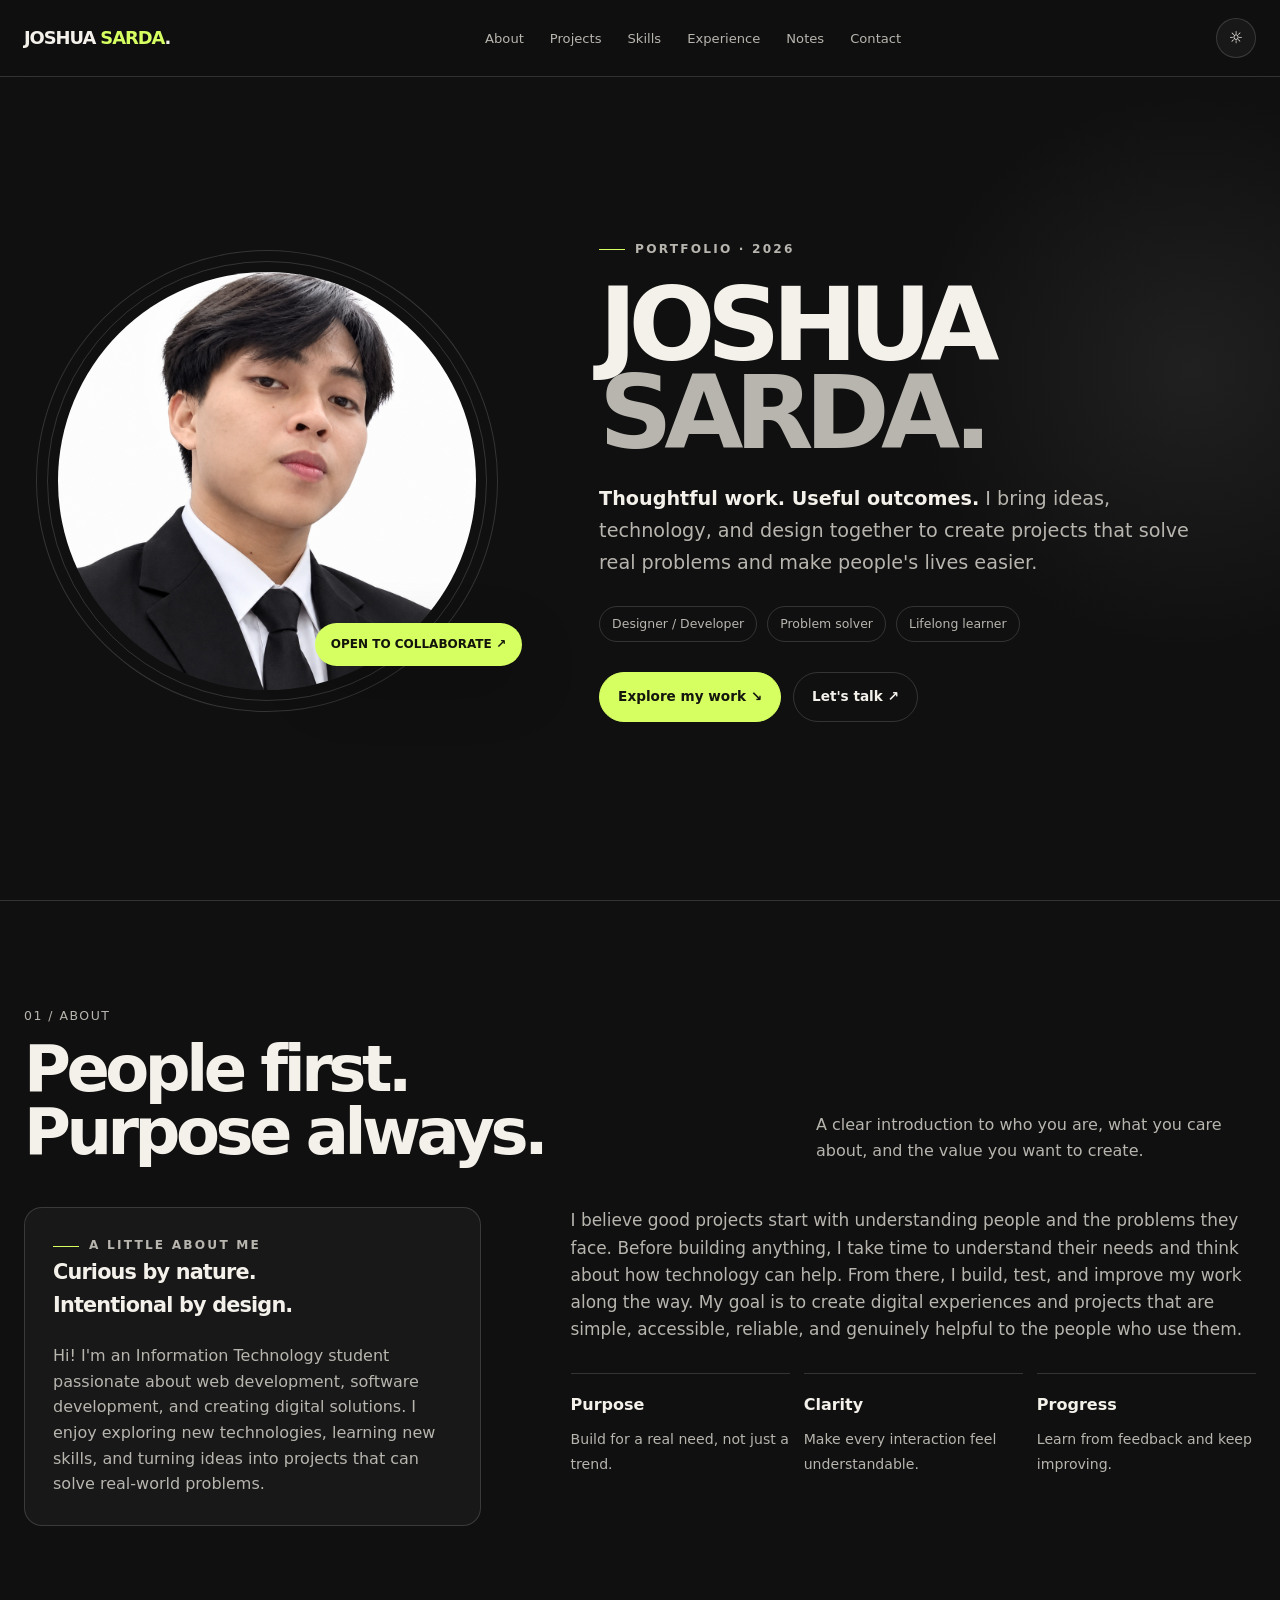
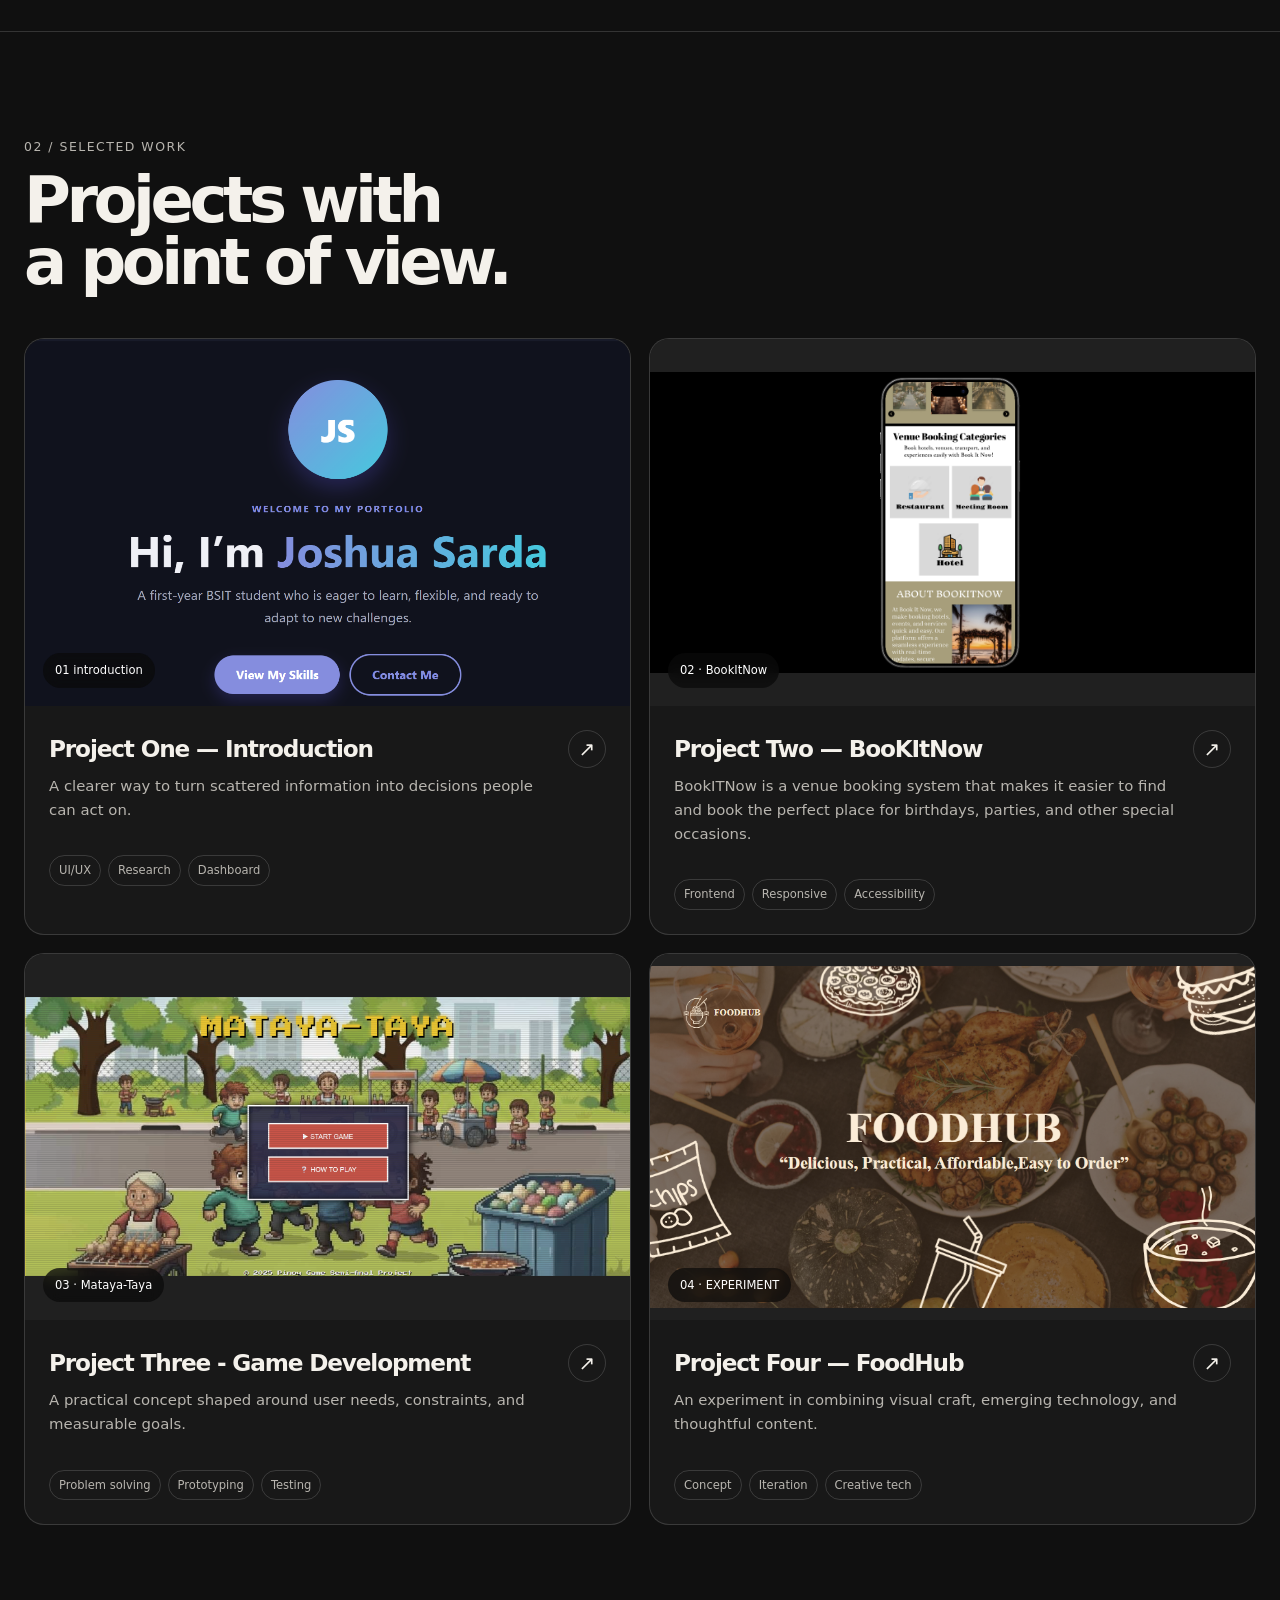
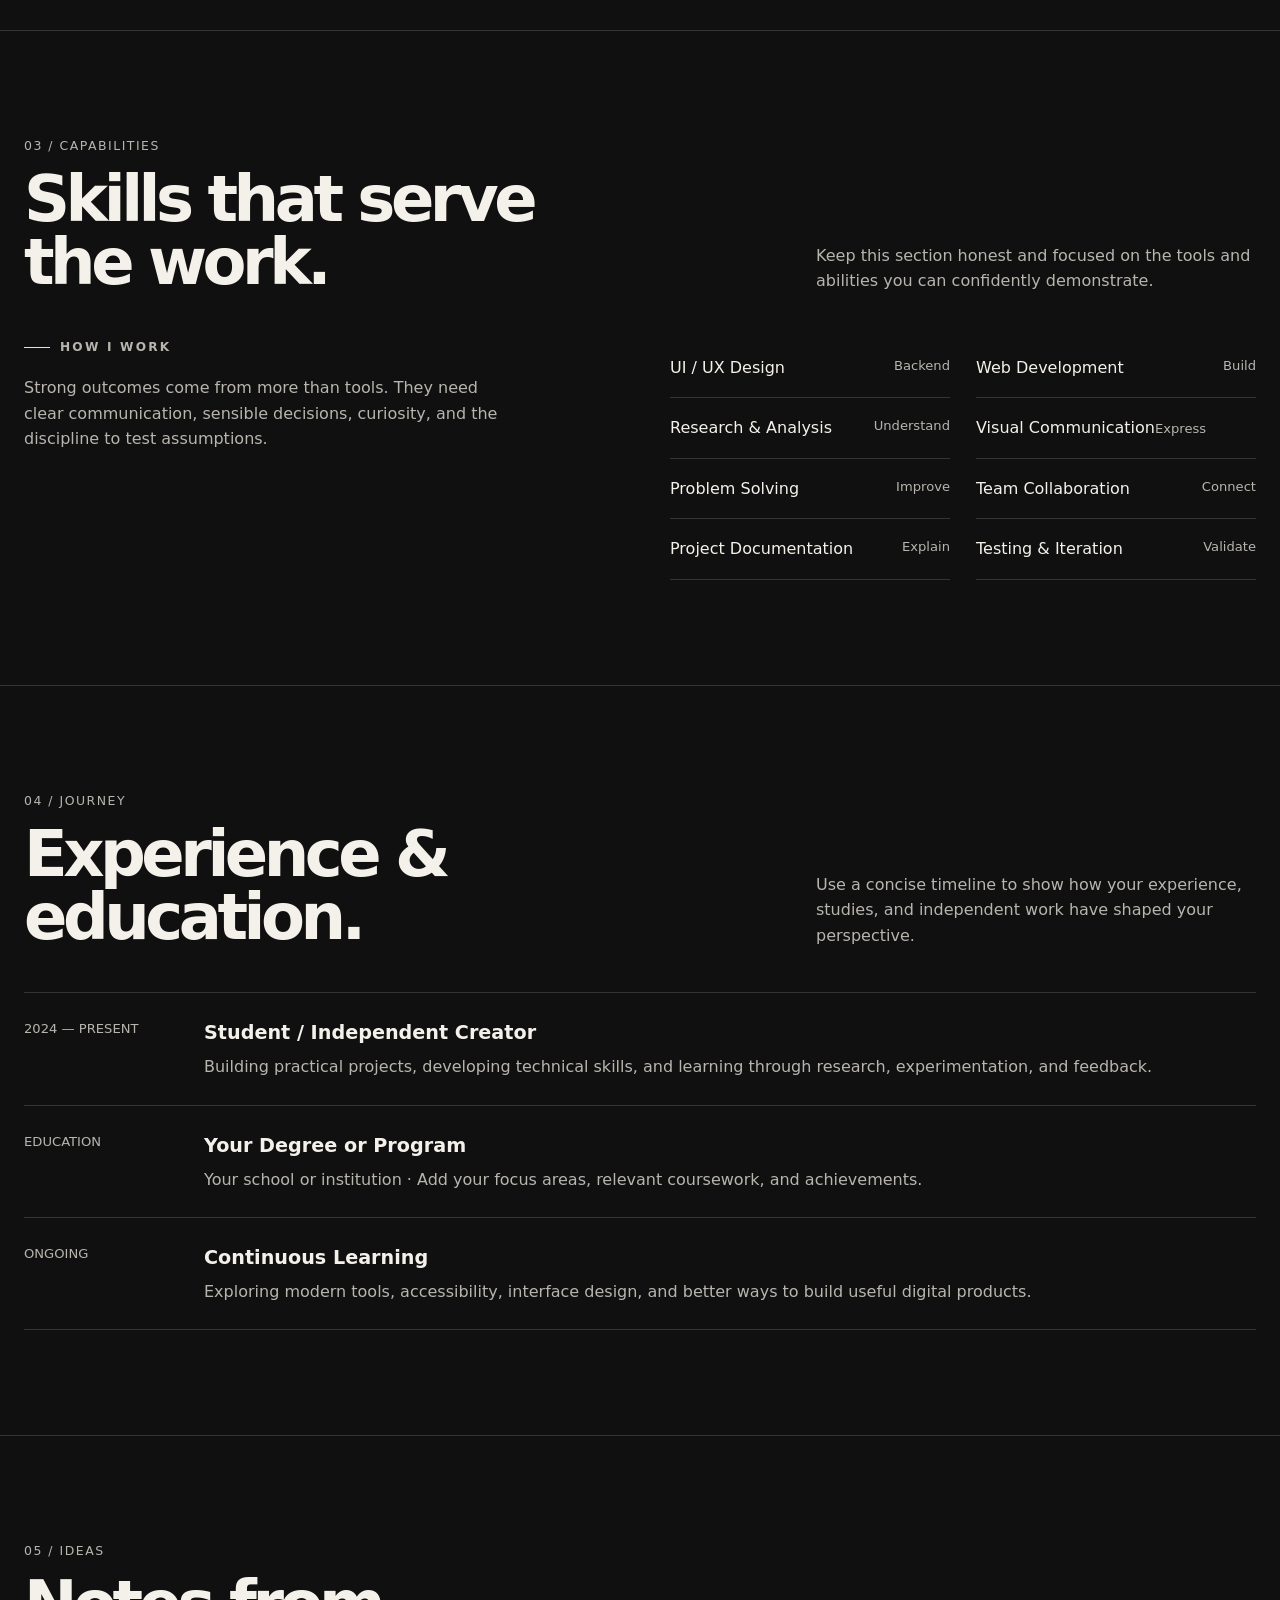
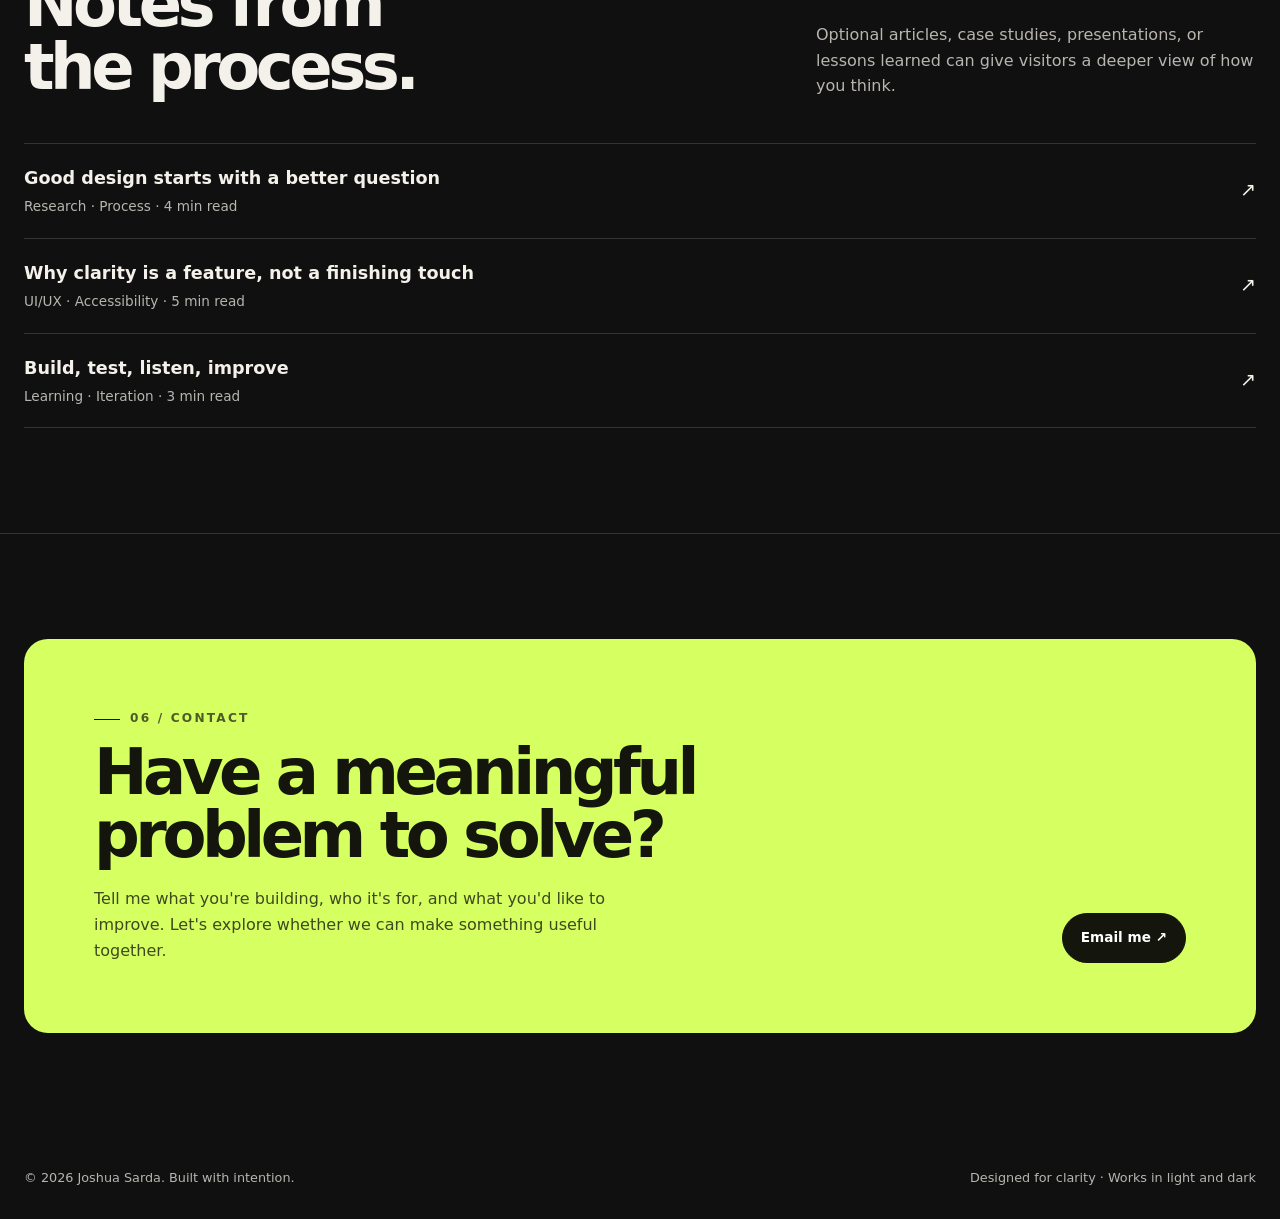
<file: index.html>
<!doctype html>
<html lang="en">
<head>
<meta charset="utf-8">
<meta name="viewport" content="width=device-width, initial-scale=1">
<meta name="description" content="A thoughtful, modern portfolio for creative work, projects, and collaboration.">
<title>JOSHUA SARDA — Portfolio</title>
<link rel="stylesheet" href="style.css">
</head>
<body>
<header class="topbar">
  <div class="wrap topbar-inner">
    <a class="brand" href="#home" aria-label="Go to homepage">JOSHUA<span> SARDA</span>.</a>
    <nav class="nav" id="nav" aria-label="Main navigation">
      <a href="#about">About</a><a href="#projects">Projects</a><a href="#skills">Skills</a><a href="#experience">Experience</a><a href="#notes">Notes</a><a href="#contact">Contact</a>
    </nav>
    <div class="actions">
      <button class="icon-btn" id="themeToggle" aria-label="Switch to light theme" title="Toggle light/dark theme"><span id="themeIcon">☼</span></button>
      <button class="menu-btn" id="menuToggle" aria-label="Open navigation menu" aria-expanded="false">☰</button>
    </div>
  </div>
</header>
<main>
<section class="hero" id="home">
  <div class="wrap hero-grid">
    <div class="profile-wrap reveal">
      <div class="profile-ring">
        <!-- Replace this image URL with your own profile image -->
        <img class="profile-photo" src="Professional Black Suit Portrait.png" alt="Joshua Sarda profile portrait">
      </div>
      <div class="profile-tag">OPEN TO COLLABORATE ↗</div>
    </div>
    <div class="hero-copy reveal">
      <div class="eyebrow">Portfolio · 2026</div>
      <h1>JOSHUA<br><span>SARDA.</span></h1>
      <p class="hero-lede"><strong class="strong">Thoughtful work. Useful outcomes.</strong> I bring ideas, technology, and design together to create projects that solve real problems and make people's lives easier.</p>
      <div class="hero-meta"><span class="pill">Designer / Developer</span><span class="pill">Problem solver</span><span class="pill">Lifelong learner</span></div>
      <div class="hero-cta"><a class="btn btn-primary" href="#projects">Explore my work ↘</a><a class="btn btn-secondary" href="#contact">Let's talk ↗</a></div>
    </div>
  </div>
</section>

<section class="section" id="about">
  <div class="wrap">
    <div class="section-head reveal"><div><div class="section-index">01 / ABOUT</div><h2>People first.<br>Purpose always.</h2></div><p class="section-intro">A clear introduction to who you are, what you care about, and the value you want to create.</p></div>
    <div class="about-grid">
      <aside class="about-note reveal"><div class="eyebrow">A little about me</div><h3>Curious by nature.<br>Intentional by design.</h3><p>Hi! I'm an Information Technology student passionate about web development, software development, and creating digital solutions. I enjoy exploring new technologies, learning new skills, and turning ideas into projects that can solve real-world problems.</p></aside>
      <div class="about-copy reveal"><p>I believe good projects start with understanding people and the problems they face. Before building anything, I take time to understand their needs and think about how technology can help. From there, I build, test, and improve my work along the way.

My goal is to create digital experiences and projects that are simple, accessible, reliable, and genuinely helpful to the people who use them.</p>
      <div class="principles"><div class="principle"><b>Purpose</b><span>Build for a real need, not just a trend.</span></div><div class="principle"><b>Clarity</b><span>Make every interaction feel understandable.</span></div><div class="principle"><b>Progress</b><span>Learn from feedback and keep improving.</span></div></div></div>
    </div>
  </div>
</section>

<section class="section" id="projects">
  <div class="wrap">
    <div class="section-head reveal"><div><div class="section-index">02 / SELECTED WORK</div><h2>Projects with<br>a point of view.</h2></div><p class="section-intro"></p></div>
    <div class="project-grid">
      <article class="project reveal"><div class="project-art"><a href="Joshua Sarda _ Portfolio.html"><img src="Joshua Sarda _ Portfolio.png" alt="Analytics dashboard on a computer screen" loading="lazy"></a><span class="art-label">01 introduction</span></div><div class="project-body"><div class="project-top"><div><h3>Project One — Introduction</h3><p>A clearer way to turn scattered information into decisions people can act on.</p></div><a class="arrow-link" href="#contact" aria-label="Ask about Project One">↗</a></div><div class="tags"><span>UI/UX</span><span>Research</span><span>Dashboard</span></div></div></article>
      <article class="project reveal"><div class="project-art"><a href="https://www.figma.com/proto/aijOLyAtKo312wQQfx61cz/Untitled?node-id=9-94&t=KPUVaVlRJ2GNV4xb-1"><img src="BookItNow.png" alt="Laptop displaying website analytics" loading="lazy"></a><span class="art-label">02 · BookItNow</span></div><div class="project-body"><div class="project-top"><div><h3>Project Two — BooKItNow</h3><p>BookITNow is a venue booking system that makes it easier to find and book the perfect place for birthdays, parties, and other special occasions.</p></div><a class="arrow-link" href="#contact" aria-label="Ask about Project Two">↗</a></div><div class="tags"><span>Frontend</span><span>Responsive</span><span>Accessibility</span></div></div></article>
      <article class="project reveal"><div class="project-art"><a href="https://pjdoriacodes.github.io/Pinoy-Games-DDDST/"><img src="dddst.png" alt="People collaborating around a laptop" loading="lazy"></a><span class="art-label">03 · Mataya-Taya</span></div><div class="project-body"><div class="project-top"><div><h3>Project Three - Game Development</h3><p>A practical concept shaped around user needs, constraints, and measurable goals.</p></div><a class="arrow-link" href="#contact" aria-label="Ask about Project Three">↗</a></div><div class="tags"><span>Problem solving</span><span>Prototyping</span><span>Testing</span></div></div></article>
      <article class="project reveal"><div class="project-art"><a href="https://www.canva.com/design/DAHGWg1Kxf4/xyl6tk_To9mI13s0ZziP2w/edit"><img src="foodhub.png" alt="Organized creative workspace with laptop" loading="lazy"></a><span class="art-label">04 · EXPERIMENT</span></div><div class="project-body"><div class="project-top"><div><h3>Project Four — FoodHub</h3><p>An experiment in combining visual craft, emerging technology, and thoughtful content.</p></div><a class="arrow-link" href="#contact" aria-label="Ask about Project Four">↗</a></div><div class="tags"><span>Concept</span><span>Iteration</span><span>Creative tech</span></div></div></article>
    </div>
  </div>
</section>

<section class="section" id="skills">
  <div class="wrap">
    <div class="section-head reveal"><div><div class="section-index">03 / CAPABILITIES</div><h2>Skills that serve<br>the work.</h2></div><p class="section-intro">Keep this section honest and focused on the tools and abilities you can confidently demonstrate.</p></div>
    <div class="skill-layout">
      <div class="reveal"><div class="eyebrow">How I work</div><p class="skill-intro">Strong outcomes come from more than tools. They need clear communication, sensible decisions, curiosity, and the discipline to test assumptions.</p></div>
      <div class="skill-list reveal"><div class="skill"><span>UI / UX Design</span><span>Backend</span></div><div class="skill"><span>Web Development</span><span>Build</span></div><div class="skill"><span>Research &amp; Analysis</span><span>Understand</span></div><div class="skill"><spa n>Visual Communication</span><span>Express</span></div><div class="skill"><span>Problem Solving</span><span>Improve</span></div><div class="skill"><span>Team Collaboration</span><span>Connect</span></div><div class="skill"><span>Project Documentation</span><span>Explain</span></div><div class="skill"><span>Testing &amp; Iteration</span><span>Validate</span></div></div>
    </div>
  </div>
</section>

<section class="section" id="experience">
  <div class="wrap">
    <div class="section-head reveal"><div><div class="section-index">04 / JOURNEY</div><h2>Experience &amp;<br>education.</h2></div><p class="section-intro">Use a concise timeline to show how your experience, studies, and independent work have shaped your perspective.</p></div>
    <div class="timeline reveal">
      <div class="timeline-item"><div class="timeline-date">2024 — PRESENT</div><div><h3>Student / Independent Creator</h3><p>Building practical projects, developing technical skills, and learning through research, experimentation, and feedback.</p></div></div>
      <div class="timeline-item"><div class="timeline-date">EDUCATION</div><div><h3>Your Degree or Program</h3><p>Your school or institution · Add your focus areas, relevant coursework, and achievements.</p></div></div>
      <div class="timeline-item"><div class="timeline-date">ONGOING</div><div><h3>Continuous Learning</h3><p>Exploring modern tools, accessibility, interface design, and better ways to build useful digital products.</p></div></div>
    </div>
  </div>
</section>

<section class="section" id="notes">
  <div class="wrap">
    <div class="section-head reveal"><div><div class="section-index">05 / IDEAS</div><h2>Notes from<br>the process.</h2></div><p class="section-intro">Optional articles, case studies, presentations, or lessons learned can give visitors a deeper view of how you think.</p></div>
    <div class="notes-list reveal">
      <a class="note" href="#contact"><div><h3>Good design starts with a better question</h3><p>Research · Process · 4 min read</p></div><span class="note-arrow">↗</span></a>
      <a class="note" href="#contact"><div><h3>Why clarity is a feature, not a finishing touch</h3><p>UI/UX · Accessibility · 5 min read</p></div><span class="note-arrow">↗</span></a>
      <a class="note" href="#contact"><div><h3>Build, test, listen, improve</h3><p>Learning · Iteration · 3 min read</p></div><span class="note-arrow">↗</span></a>
    </div>
  </div>
</section>

<section class="section" id="contact">
  <div class="wrap">
    <div class="contact reveal"><div><div class="eyebrow">06 / CONTACT</div><h2>Have a meaningful problem to solve?</h2><p>Tell me what you're building, who it's for, and what you'd like to improve. Let's explore whether we can make something useful together.</p></div><a class="btn" href="mailto:hello@example.com">Email me ↗</a></div>
  </div>
</section>
</main>
<footer><div class="wrap footer-inner"><span>© <span id="year"></span> Joshua Sarda. Built with intention.</span><span>Designed for clarity · Works in light and dark</span></div></footer>
<script src="javascript.js" defer></script>
</body>
</html>
</file>
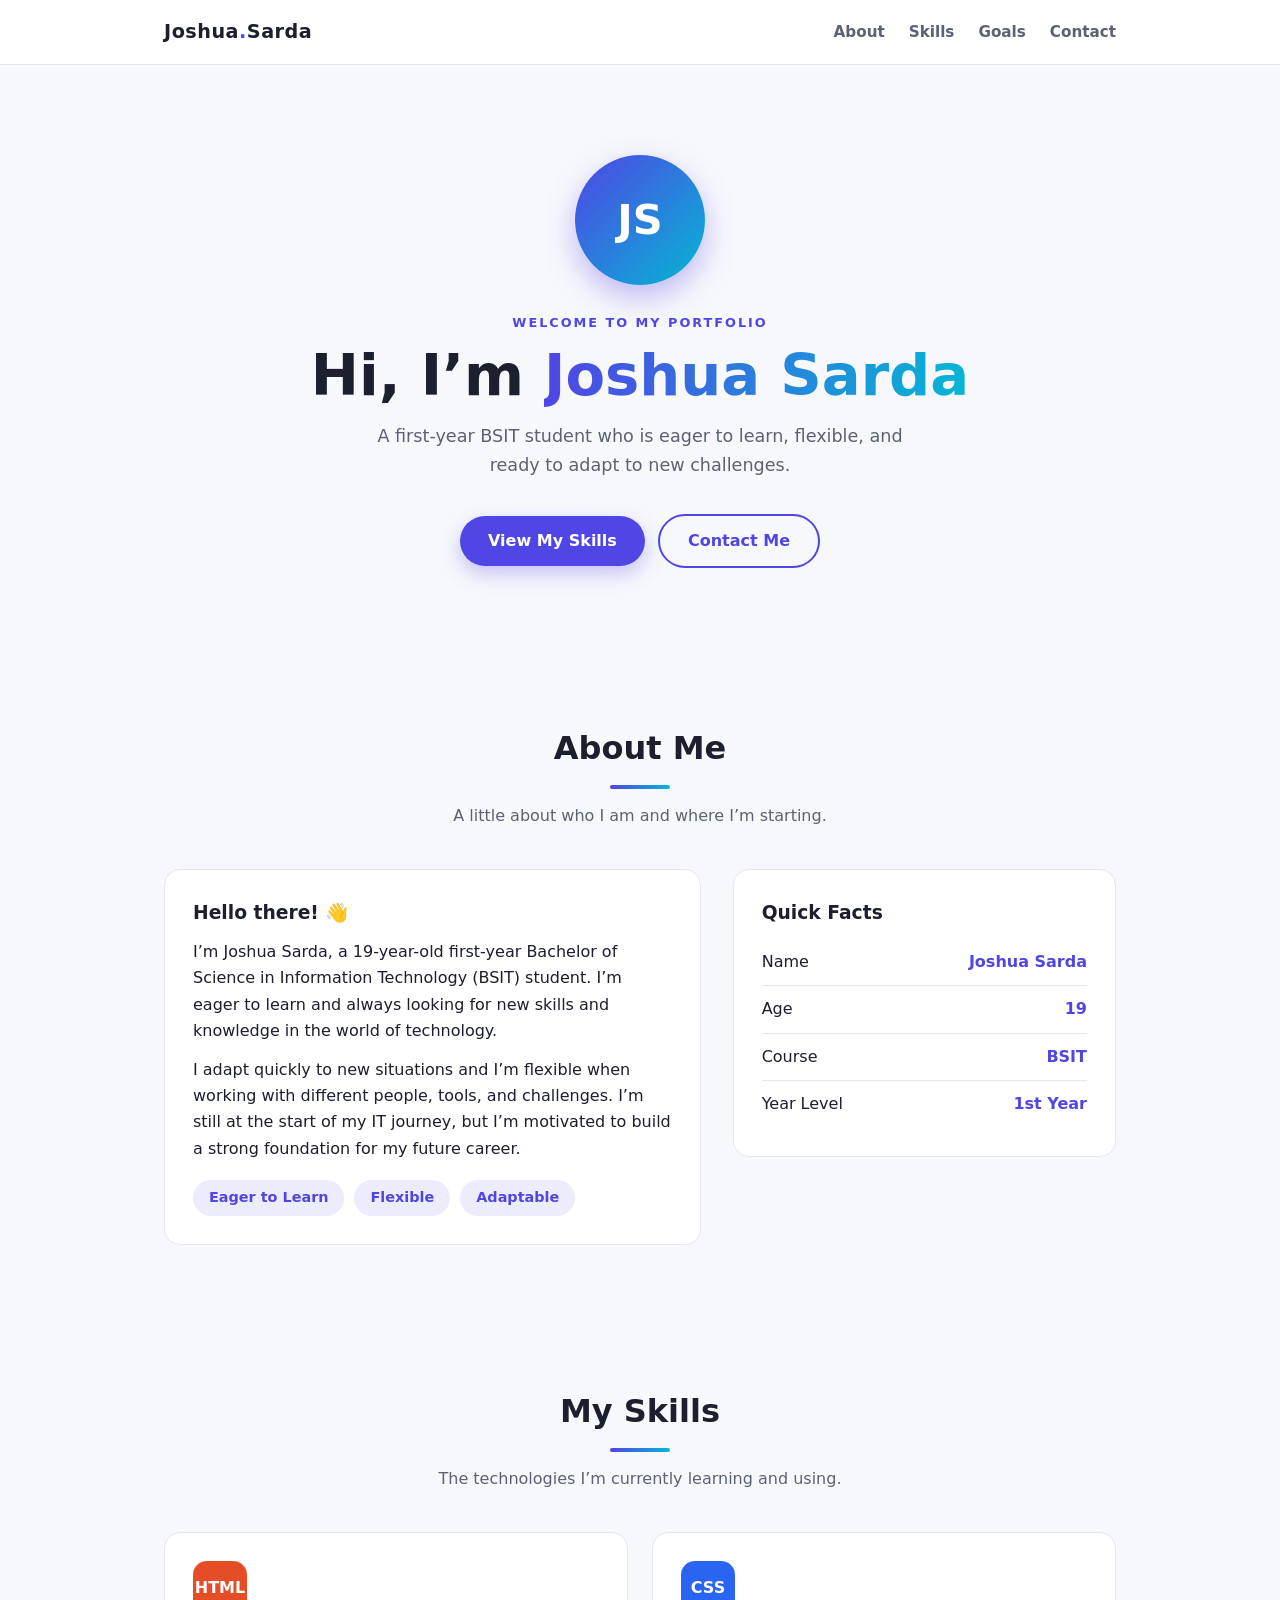
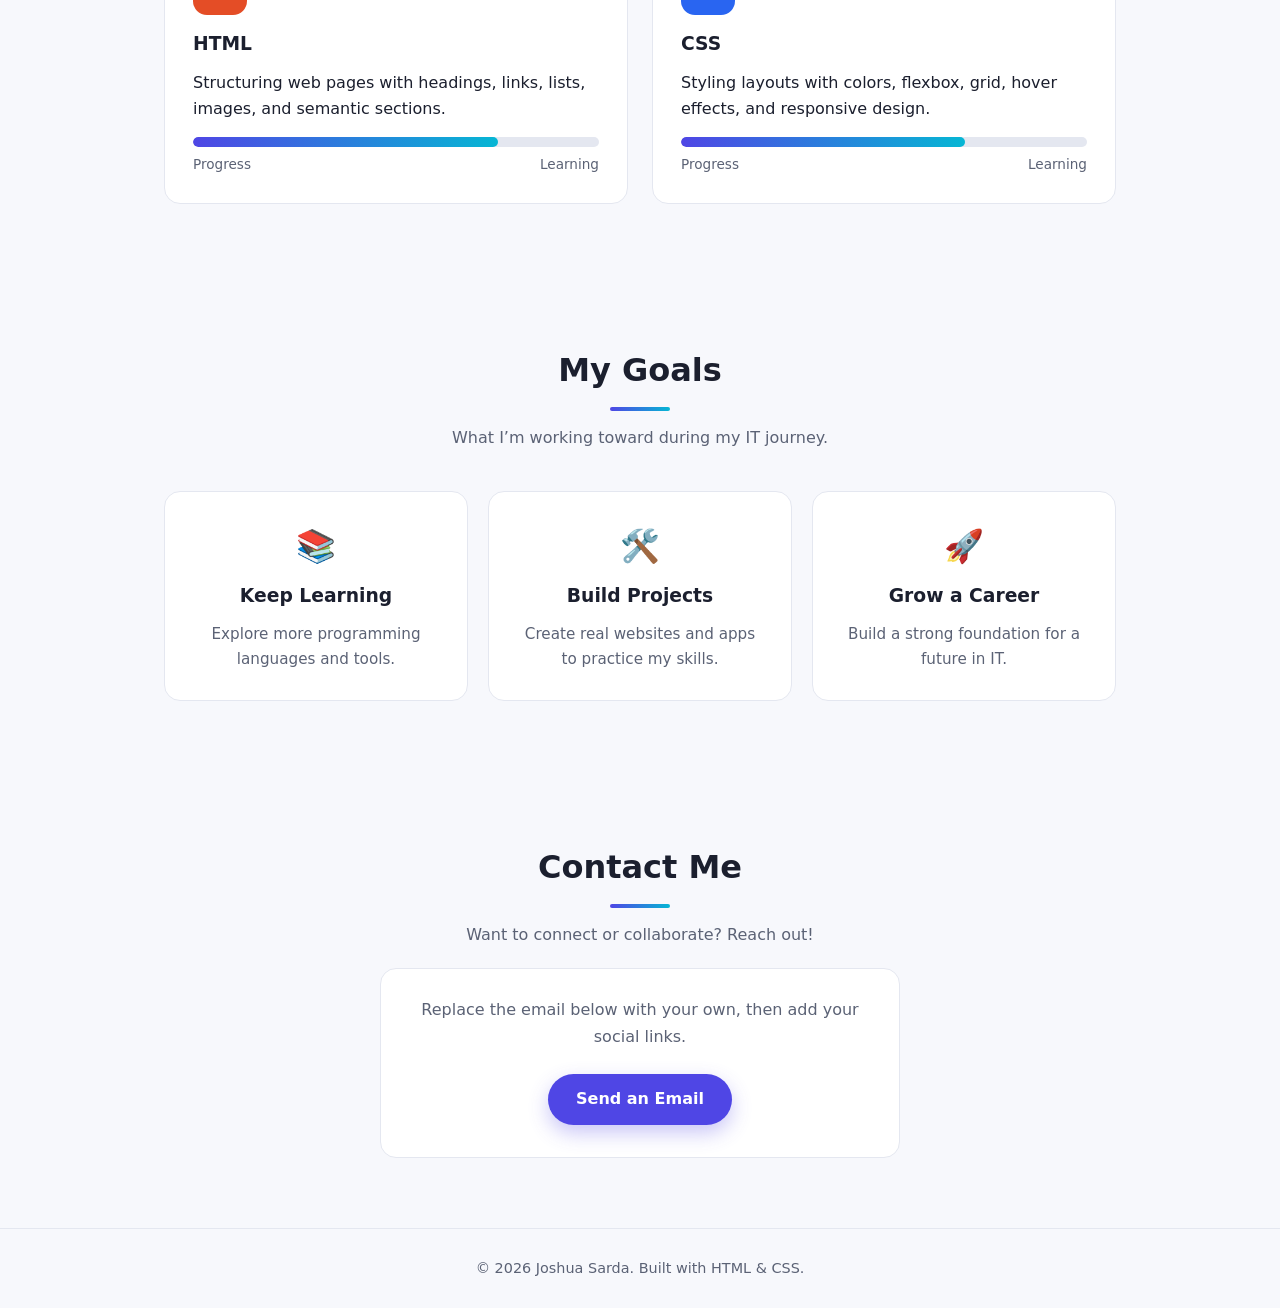
<file: Joshua Sarda _ Portfolio.html>
<!DOCTYPE html>
<html lang="en">
<head>
<meta charset="UTF-8">
<meta name="viewport" content="width=device-width, initial-scale=1, viewport-fit=cover">
<title>Joshua Sarda | Portfolio</title>
<style>
:root{
  --bg:#f7f8fc; --surface:#ffffff; --text:#1b1f2e; --muted:#5b6275;
  --accent:#4f46e5; --accent2:#06b6d4; --border:#e4e7f0;
  box-sizing:border-box;
  padding-top:env(safe-area-inset-top,0px);
  padding-bottom:env(safe-area-inset-bottom,0px);
}
@media (prefers-color-scheme: dark){
  :root:not([data-theme="light"]){
    --bg:#0f1220; --surface:#171b2e; --text:#eef0f8; --muted:#a2a9c0;
    --accent:#818cf8; --accent2:#22d3ee; --border:#272c45; color-scheme:dark;
  }
}
:root[data-theme="dark"]{
  --bg:#0f1220; --surface:#171b2e; --text:#eef0f8; --muted:#a2a9c0;
  --accent:#818cf8; --accent2:#22d3ee; --border:#272c45; color-scheme:dark;
}
*{box-sizing:border-box;margin:0;padding:0}
html{scroll-behavior:smooth;scroll-padding-top:80px}
body{
  font-family:"Segoe UI",system-ui,-apple-system,Roboto,Arial,sans-serif;
  background:var(--bg);color:var(--text);line-height:1.65;
}
a{color:inherit;text-decoration:none}
.container{max-width:1000px;margin:0 auto;padding:0 24px}

/* NAV */
header{
  position:sticky;top:0;z-index:20;
  background:var(--surface);border-bottom:1px solid var(--border);
}
nav{display:flex;justify-content:space-between;align-items:center;height:64px;flex-wrap:wrap}
.logo{font-weight:800;font-size:1.2rem;letter-spacing:.5px}
.logo span{color:var(--accent)}
nav ul{display:flex;gap:24px;list-style:none}
nav ul a{color:var(--muted);font-weight:600;font-size:.95rem;transition:color .2s}
nav ul a:hover{color:var(--accent)}

/* HERO */
.hero{padding:90px 0 80px;text-align:center}
.avatar{
  width:130px;height:130px;border-radius:50%;margin:0 auto 24px;
  display:flex;align-items:center;justify-content:center;
  font-size:2.6rem;font-weight:800;color:#fff;
  background:linear-gradient(135deg,var(--accent),var(--accent2));
  box-shadow:0 12px 30px rgba(79,70,229,.35);
}
.hero small{color:var(--accent);font-weight:700;letter-spacing:2px;text-transform:uppercase;font-size:.8rem}
.hero h1{font-size:clamp(2.2rem,6vw,3.6rem);margin:8px 0 12px;line-height:1.15}
.hero h1 span{
  background:linear-gradient(90deg,var(--accent),var(--accent2));
  -webkit-background-clip:text;background-clip:text;color:transparent;
}
.hero p{max-width:560px;margin:0 auto 30px;color:var(--muted);font-size:1.1rem}
.btn{
  display:inline-block;padding:12px 28px;border-radius:999px;font-weight:700;
  transition:transform .2s,box-shadow .2s;margin:4px;
}
.btn.primary{background:var(--accent);color:#fff;box-shadow:0 8px 20px rgba(79,70,229,.3)}
.btn.outline{border:2px solid var(--accent);color:var(--accent)}
.btn:hover{transform:translateY(-3px)}

/* SECTIONS */
section{padding:70px 0}
section h2{font-size:2rem;text-align:center;margin-bottom:8px}
section h2::after{
  content:"";display:block;width:60px;height:4px;border-radius:4px;margin:10px auto 0;
  background:linear-gradient(90deg,var(--accent),var(--accent2));
}
.lead{text-align:center;color:var(--muted);margin:14px auto 40px;max-width:560px}

/* ABOUT */
.about-grid{display:grid;grid-template-columns:1.4fr 1fr;gap:32px;align-items:start}
.card{
  background:var(--surface);border:1px solid var(--border);border-radius:16px;padding:28px;
  transition:transform .25s,box-shadow .25s;
}
.card:hover{transform:translateY(-5px);box-shadow:0 14px 30px rgba(0,0,0,.08)}
.card h3{margin-bottom:10px}
.facts{list-style:none}
.facts li{padding:10px 0;border-bottom:1px solid var(--border);display:flex;justify-content:space-between;gap:12px}
.facts li:last-child{border:none}
.facts b{color:var(--accent)}
.traits{display:flex;flex-wrap:wrap;gap:10px;margin-top:18px}
.trait{
  padding:6px 16px;border-radius:999px;font-size:.9rem;font-weight:600;
  background:rgba(79,70,229,.1);color:var(--accent);
}

/* SKILLS */
.skills-grid{display:grid;grid-template-columns:repeat(auto-fit,minmax(280px,1fr));gap:24px}
.skill-icon{
  width:54px;height:54px;border-radius:14px;display:flex;align-items:center;justify-content:center;
  font-weight:800;color:#fff;margin-bottom:14px;font-size:1rem;
}
.html-i{background:#e44d26}
.css-i{background:#2965f1}
.bar{height:10px;border-radius:10px;background:var(--border);overflow:hidden;margin-top:14px}
.bar span{display:block;height:100%;border-radius:10px;background:linear-gradient(90deg,var(--accent),var(--accent2));animation:grow 1.4s ease-out both}
.w-html{width:75%}
.w-css{width:70%}
@keyframes grow{from{width:0}}
.pct{display:flex;justify-content:space-between;color:var(--muted);font-size:.85rem;margin-top:6px}

/* GOALS */
.goal-grid{display:grid;grid-template-columns:repeat(auto-fit,minmax(220px,1fr));gap:20px}
.goal-grid .card{text-align:center}
.emoji{font-size:2rem;display:block;margin-bottom:8px}
.goal-grid p{color:var(--muted);font-size:.95rem}

/* CONTACT */
.contact{text-align:center}
.contact .card{max-width:520px;margin:0 auto}
.contact p{color:var(--muted);margin-bottom:20px}

footer{text-align:center;padding:28px 0;color:var(--muted);border-top:1px solid var(--border);font-size:.9rem}

/* RESPONSIVE */
@media (max-width:720px){
  nav{height:auto;padding:12px 0;gap:8px;justify-content:center}
  nav ul{gap:16px}
  .about-grid{grid-template-columns:1fr}
  .hero{padding:60px 0 50px}
}
</style>
</head>
<body>

<header>
  <div class="container">
    <nav>
      <a href="#home" class="logo">Joshua<span>.</span>Sarda</a>
      <ul>
        <li><a href="#about">About</a></li>
        <li><a href="#skills">Skills</a></li>
        <li><a href="#goals">Goals</a></li>
        <li><a href="#contact">Contact</a></li>
      </ul>
    </nav>
  </div>
</header>

<main>
  <div class="hero" id="home">
    <div class="container">
      <div class="avatar">JS</div>
      <small>Welcome to my portfolio</small>
      <h1>Hi, I’m <span>Joshua Sarda</span></h1>
      <p>A first-year BSIT student who is eager to learn, flexible, and ready to adapt to new challenges.</p>
      <a href="#skills" class="btn primary">View My Skills</a>
      <a href="#contact" class="btn outline">Contact Me</a>
    </div>
  </div>

  <section id="about">
    <div class="container">
      <h2>About Me</h2>
      <p class="lead">A little about who I am and where I’m starting.</p>
      <div class="about-grid">
        <div class="card">
          <h3>Hello there! 👋</h3>
          <p>I’m Joshua Sarda, a 19-year-old first-year Bachelor of Science in Information Technology (BSIT) student. I’m eager to learn and always looking for new skills and knowledge in the world of technology.</p>
          <p style="margin-top:12px">I adapt quickly to new situations and I’m flexible when working with different people, tools, and challenges. I’m still at the start of my IT journey, but I’m motivated to build a strong foundation for my future career.</p>
          <div class="traits">
            <span class="trait">Eager to Learn</span>
            <span class="trait">Flexible</span>
            <span class="trait">Adaptable</span>
          </div>
        </div>
        <div class="card">
          <h3>Quick Facts</h3>
          <ul class="facts">
            <li><span>Name</span><b>Joshua Sarda</b></li>
            <li><span>Age</span><b>19</b></li>
            <li><span>Course</span><b>BSIT</b></li>
            <li><span>Year Level</span><b>1st Year</b></li>
          </ul>
        </div>
      </div>
    </div>
  </section>

  <section id="skills">
    <div class="container">
      <h2>My Skills</h2>
      <p class="lead">The technologies I’m currently learning and using.</p>
      <div class="skills-grid">
        <div class="card">
          <div class="skill-icon html-i">HTML</div>
          <h3>HTML</h3>
          <p>Structuring web pages with headings, links, lists, images, and semantic sections.</p>
          <div class="bar"><span class="w-html"></span></div>
          <div class="pct"><span>Progress</span><span>Learning</span></div>
        </div>
        <div class="card">
          <div class="skill-icon css-i">CSS</div>
          <h3>CSS</h3>
          <p>Styling layouts with colors, flexbox, grid, hover effects, and responsive design.</p>
          <div class="bar"><span class="w-css"></span></div>
          <div class="pct"><span>Progress</span><span>Learning</span></div>
        </div>
      </div>
    </div>
  </section>

  <section id="goals">
    <div class="container">
      <h2>My Goals</h2>
      <p class="lead">What I’m working toward during my IT journey.</p>
      <div class="goal-grid">
        <div class="card"><span class="emoji">📚</span><h3>Keep Learning</h3><p>Explore more programming languages and tools.</p></div>
        <div class="card"><span class="emoji">🛠️</span><h3>Build Projects</h3><p>Create real websites and apps to practice my skills.</p></div>
        <div class="card"><span class="emoji">🚀</span><h3>Grow a Career</h3><p>Build a strong foundation for a future in IT.</p></div>
      </div>
    </div>
  </section>

  <section id="contact" class="contact">
    <div class="container">
      <h2>Contact Me</h2>
      <p class="lead">Want to connect or collaborate? Reach out!</p>
      <div class="card">
        <p>Replace the email below with your own, then add your social links.</p>
        <a class="btn primary" href="mailto:youremail@example.com">Send an Email</a>
      </div>
    </div>
  </section>
</main>

<footer>
  <div class="container">© 2026 Joshua Sarda. Built with HTML &amp; CSS.</div>
</footer>

</body>
</html>
</file>
<file: style.css>
:root{
  color-scheme:dark;
  --bg:#101010; --surface:#181818; --surface-2:#202020; --text:#f4f1eb;
  --muted:#b8b5af; --line:rgba(255,255,255,.15); --accent:#d6ff62;
  --shadow:0 20px 60px rgba(0,0,0,.22); --nav-bg:rgba(16,16,16,.78);
  --max:1240px;
}
:root[data-theme="light"]{
  color-scheme:light;
  --bg:#f4f2ed; --surface:#fffefa; --surface-2:#eae7df; --text:#191917;
  --muted:#5d5c56; --line:rgba(20,20,18,.17); --accent:#355d00;
  --shadow:0 20px 60px rgba(30,25,10,.08); --nav-bg:rgba(244,242,237,.84);
}
*{box-sizing:border-box}
html{scroll-behavior:smooth;scroll-padding-top:90px}
body{margin:0;background:var(--bg);color:var(--text);font-family:Inter,ui-sans-serif,system-ui,-apple-system,BlinkMacSystemFont,"Segoe UI",sans-serif;line-height:1.6;transition:background .25s,color .25s}
a{color:inherit;text-decoration:none}
button{font:inherit}
img{display:block;max-width:100%}
.wrap{width:min(var(--max),calc(100% - 48px));margin-inline:auto}
.topbar{position:fixed;z-index:20;top:0;left:0;right:0;background:var(--nav-bg);backdrop-filter:blur(18px);border-bottom:1px solid var(--line)}
.topbar-inner{min-height:76px;display:flex;align-items:center;justify-content:space-between;gap:24px}
.brand{font-weight:850;letter-spacing:-.06em;font-size:1.12rem}
.brand span{color:var(--accent)}
.nav{display:flex;align-items:center;gap:26px}
.nav a{font-size:.82rem;color:var(--muted);transition:color .2s}
.nav a:hover,.nav a.active{color:var(--text)}
.actions{display:flex;gap:10px;align-items:center}
.icon-btn,.menu-btn{width:40px;height:40px;border:1px solid var(--line);border-radius:50%;display:grid;place-items:center;background:var(--surface);color:var(--text);cursor:pointer}
.menu-btn{display:none}
.hero{min-height:100svh;padding:142px 0 80px;display:flex;align-items:center;overflow:hidden;position:relative}
.hero:before{content:"";position:absolute;width:560px;height:560px;border-radius:50%;right:-190px;top:10%;background:radial-gradient(circle,var(--surface-2),transparent 70%);pointer-events:none}
.hero-grid{display:grid;grid-template-columns:minmax(260px,.85fr) minmax(0,1.15fr);align-items:center;gap:clamp(38px,7vw,100px);position:relative}
.profile-wrap{position:relative;max-width:440px;margin-inline:auto}
.profile-ring{padding:10px;border:1px solid var(--line);border-radius:50%;position:relative}
.profile-ring:after{content:"";position:absolute;inset:-12px;border:1px solid var(--line);border-radius:50%;transform:rotate(-9deg)}
.profile-photo{width:100%;aspect-ratio:1;object-fit:cover;object-position:center 30%;border-radius:50%;filter:none;background:var(--surface-2)}
.profile-tag{position:absolute;bottom:8%;right:-8%;background:var(--accent);color:#12140b;padding:12px 16px;border-radius:999px;font-size:.75rem;font-weight:800;box-shadow:var(--shadow)}
.eyebrow{font-size:.76rem;text-transform:uppercase;letter-spacing:.18em;color:var(--muted);font-weight:700;display:flex;align-items:center;gap:10px}
.eyebrow:before{content:"";width:26px;height:1px;background:var(--accent)}
h1,h2,h3,p{margin-top:0}
h1{font-size:clamp(3.8rem,8vw,7.5rem);line-height:.86;letter-spacing:-.085em;margin:22px 0 26px;font-weight:900}
h1 span{display:block;color:var(--muted)}
.hero-lede{font-size:clamp(1.05rem,1.5vw,1.28rem);max-width:590px;color:var(--muted);line-height:1.65}
.hero-lede strong{color:var(--text);font-weight:650}
.hero-meta{display:flex;flex-wrap:wrap;gap:10px;margin:28px 0}
.pill{border:1px solid var(--line);border-radius:999px;padding:7px 12px;color:var(--muted);font-size:.78rem}
.hero-cta{display:flex;gap:12px;flex-wrap:wrap;margin-top:30px}
.btn{display:inline-flex;align-items:center;justify-content:center;gap:10px;border:1px solid var(--line);padding:13px 18px;border-radius:999px;font-weight:750;font-size:.85rem;transition:transform .2s,background .2s}
.btn:hover{transform:translateY(-2px)}
.btn-primary{background:var(--accent);color:#14160e;border-color:var(--accent)}
.btn-secondary{background:transparent}
.section{padding:105px 0;border-top:1px solid var(--line)}
.section-head{display:flex;justify-content:space-between;align-items:end;gap:24px;margin-bottom:44px}
.section-index{font-size:.78rem;color:var(--muted);letter-spacing:.12em}
h2{font-size:clamp(2.4rem,5vw,4.5rem);line-height:.98;letter-spacing:-.07em;margin:12px 0 0}
.section-intro{max-width:440px;color:var(--muted);margin:0}
.about-grid{display:grid;grid-template-columns:.8fr 1.2fr;gap:clamp(30px,7vw,100px)}
.about-note{padding:28px;border:1px solid var(--line);border-radius:18px;background:var(--surface)}
.about-note h3{font-size:1.3rem;letter-spacing:-.04em}
.about-note p{color:var(--muted);margin-bottom:0}
.about-copy p{color:var(--muted);font-size:1.06rem;max-width:700px}
.principles{display:grid;grid-template-columns:repeat(3,1fr);gap:14px;margin-top:30px}
.principle{border-top:1px solid var(--line);padding-top:18px}
.principle b{display:block;font-size:1rem;margin-bottom:8px}
.principle span{font-size:.88rem;color:var(--muted)}
.project-grid{display:grid;grid-template-columns:repeat(2,minmax(0,1fr));gap:18px}
.project{background:var(--surface);border:1px solid var(--line);border-radius:20px;overflow:hidden;transition:transform .25s,border-color .25s}
.project:hover{transform:translateY(-5px);border-color:var(--muted)}
.project-art{aspect-ratio:1.65;position:relative;overflow:hidden;background:var(--surface-2);display:flex;align-items:center;justify-content:center}
.project-art img{width:100%;height:100%;object-fit:cover;transition:transform .5s;filter:saturate(.75)}
.project:hover .project-art img{transform:scale(1.04)}
.project-art .art-label{position:absolute;left:18px;bottom:18px;padding:8px 12px;border-radius:99px;background:rgba(10,10,10,.72);color:#fff;font-size:.72rem;backdrop-filter:blur(8px)}
.project-body{padding:24px}
.project-top{display:flex;justify-content:space-between;gap:14px;align-items:start}
.project h3{font-size:1.45rem;letter-spacing:-.05em;margin-bottom:8px}
.project p{color:var(--muted);font-size:.93rem}
.arrow-link{font-size:1.25rem;border:1px solid var(--line);border-radius:50%;width:38px;height:38px;display:grid;place-items:center;flex-shrink:0}
.tags{display:flex;flex-wrap:wrap;gap:7px;margin-top:18px}
.tags span{font-size:.72rem;border:1px solid var(--line);border-radius:99px;padding:5px 9px;color:var(--muted)}
.skill-layout{display:grid;grid-template-columns:1fr 1fr;gap:60px}
.skill-list{display:grid;grid-template-columns:1fr 1fr;gap:0 26px}
.skill{padding:17px 0;border-bottom:1px solid var(--line);display:flex;justify-content:space-between;gap:12px}
.skill span:last-child{color:var(--muted);font-size:.82rem}
.skill-intro{color:var(--muted);max-width:480px;margin-top:18px}
.timeline{border-top:1px solid var(--line)}
.timeline-item{display:grid;grid-template-columns:150px 1fr;gap:30px;padding:25px 0;border-bottom:1px solid var(--line)}
.timeline-date{font-size:.82rem;color:var(--muted)}
.timeline-item h3{font-size:1.2rem;margin-bottom:5px}
.timeline-item p{color:var(--muted);margin:0}
.notes-list{border-top:1px solid var(--line)}
.note{display:grid;grid-template-columns:1fr auto;gap:20px;padding:20px 0;border-bottom:1px solid var(--line);align-items:center}
.note h3{font-size:1.1rem;margin:0 0 4px}
.note p{color:var(--muted);font-size:.85rem;margin:0}
.note .note-arrow{font-size:1.2rem}
.contact{background:var(--accent);color:#14160e;border-radius:24px;padding:clamp(28px,6vw,70px);display:grid;grid-template-columns:1fr auto;gap:28px;align-items:end}
.contact .eyebrow{color:rgba(20,22,14,.7)}
.contact .eyebrow:before{background:#14160e}
.contact h2{max-width:750px}
.contact p{max-width:520px;color:rgba(20,22,14,.78);margin:20px 0 0}
.contact .btn{border-color:#14160e;background:#14160e;color:#fff}
footer{padding:30px 0;color:var(--muted);font-size:.8rem}
.footer-inner{display:flex;justify-content:space-between;gap:20px;flex-wrap:wrap}
.reveal{opacity:0;transform:translateY(18px);transition:opacity .6s ease,transform .6s ease}
.reveal.visible{opacity:1;transform:none}
:focus-visible{outline:3px solid var(--accent);outline-offset:4px}
@media(max-width:850px){
 .nav{display:none;position:absolute;top:75px;left:0;right:0;background:var(--bg);padding:18px 24px 24px;border-bottom:1px solid var(--line);flex-direction:column;align-items:flex-start;gap:16px}
 .nav.open{display:flex}.menu-btn{display:grid}
 .hero-grid{grid-template-columns:.75fr 1.25fr;gap:34px}
 h1{font-size:clamp(3.4rem,10vw,6rem)}
 .about-grid,.skill-layout{grid-template-columns:1fr;gap:30px}
}
@media(max-width:600px){
 .wrap{width:min(100% - 32px,var(--max))}
 .topbar-inner{min-height:66px}.nav{top:65px}
 .hero{padding:105px 0 70px;min-height:auto}
 .hero-grid{grid-template-columns:1fr;gap:36px}
 .profile-wrap{width:min(68%,270px);margin-left:0}
 h1{font-size:clamp(3.7rem,18vw,5.6rem);margin-top:14px}
 .profile-tag{right:-12%;font-size:.68rem}
 .section{padding:72px 0}
 .section-head{display:block;margin-bottom:30px}
 .section-intro{margin-top:18px}
 .principles,.project-grid,.skill-list{grid-template-columns:1fr}
 .project-art{aspect-ratio:1.35}
 .timeline-item{grid-template-columns:1fr;gap:7px}
 .contact{grid-template-columns:1fr}
 .contact .btn{justify-self:start}
}
@media(prefers-reduced-motion:reduce){*,*::before,*::after{scroll-behavior:auto!important;transition:none!important;animation:none!important}.reveal{opacity:1;transform:none}}
strong{
  color: blue;
}
</file>
